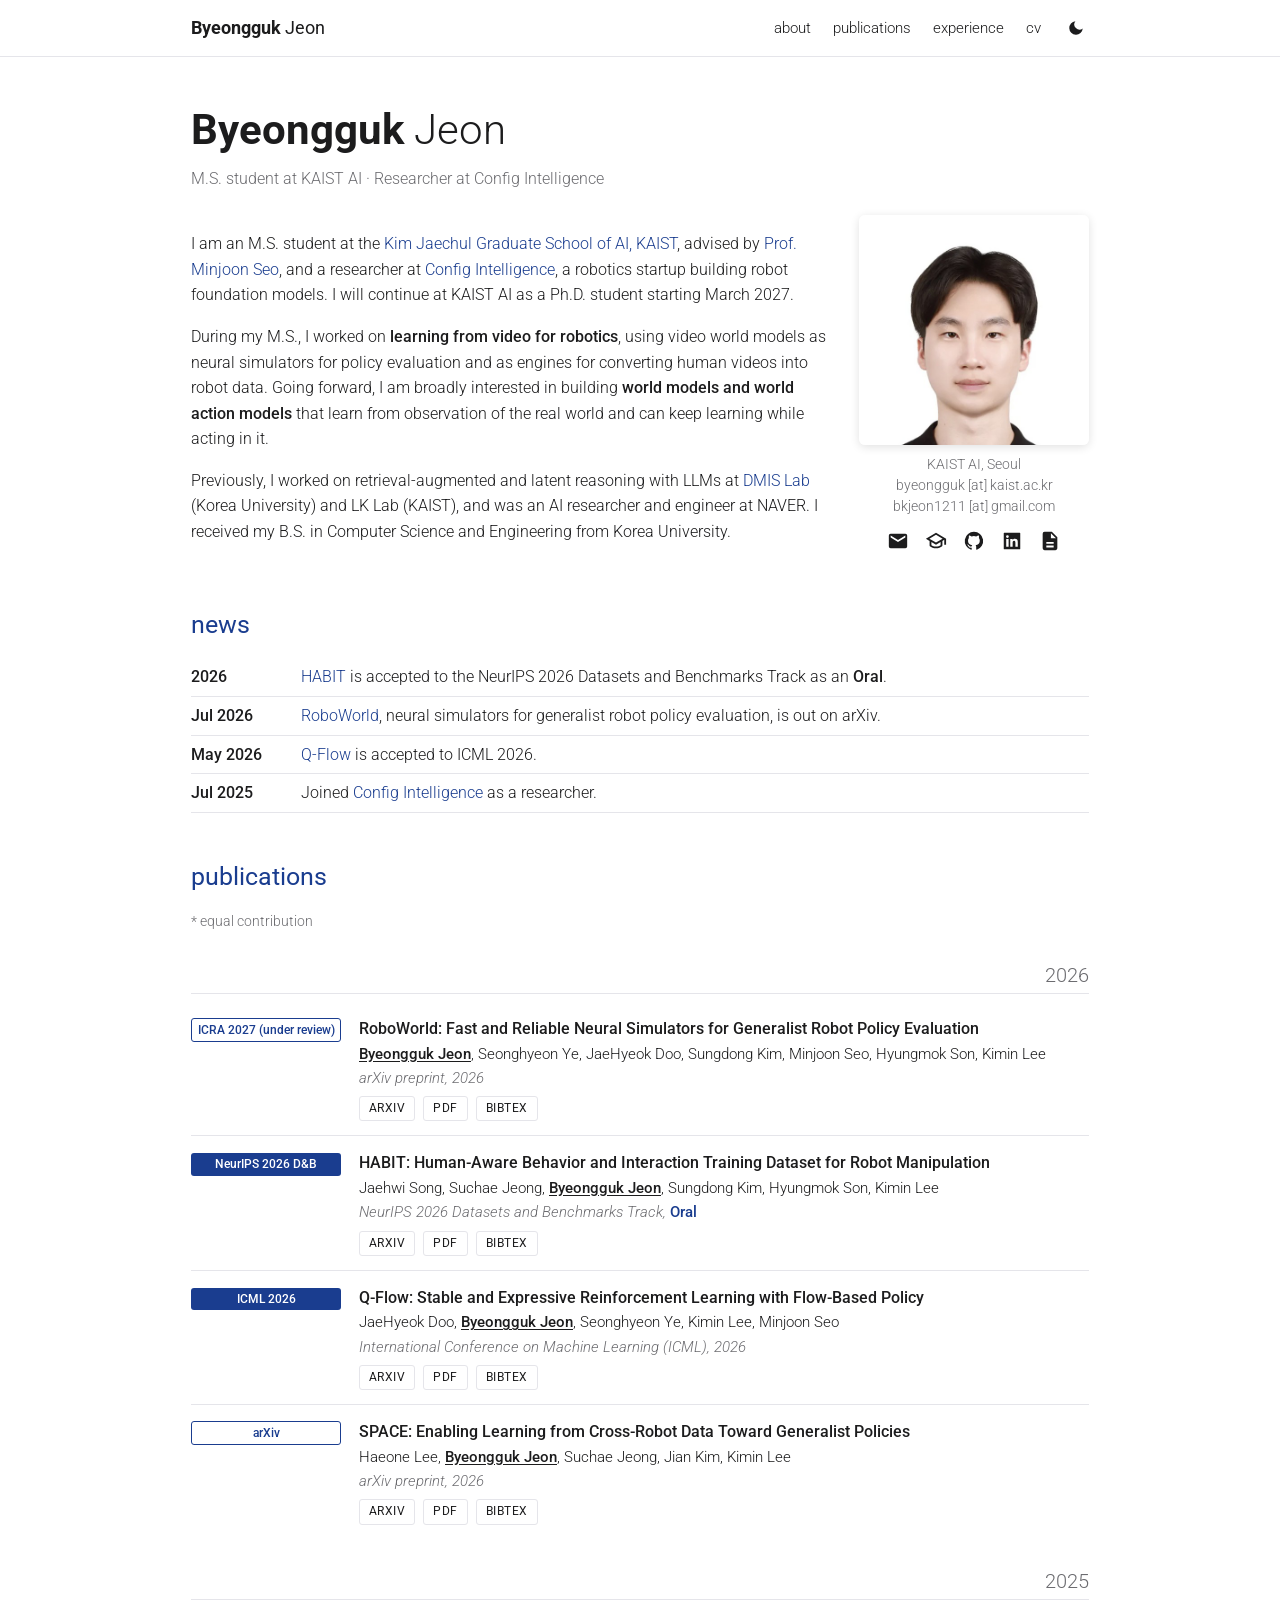
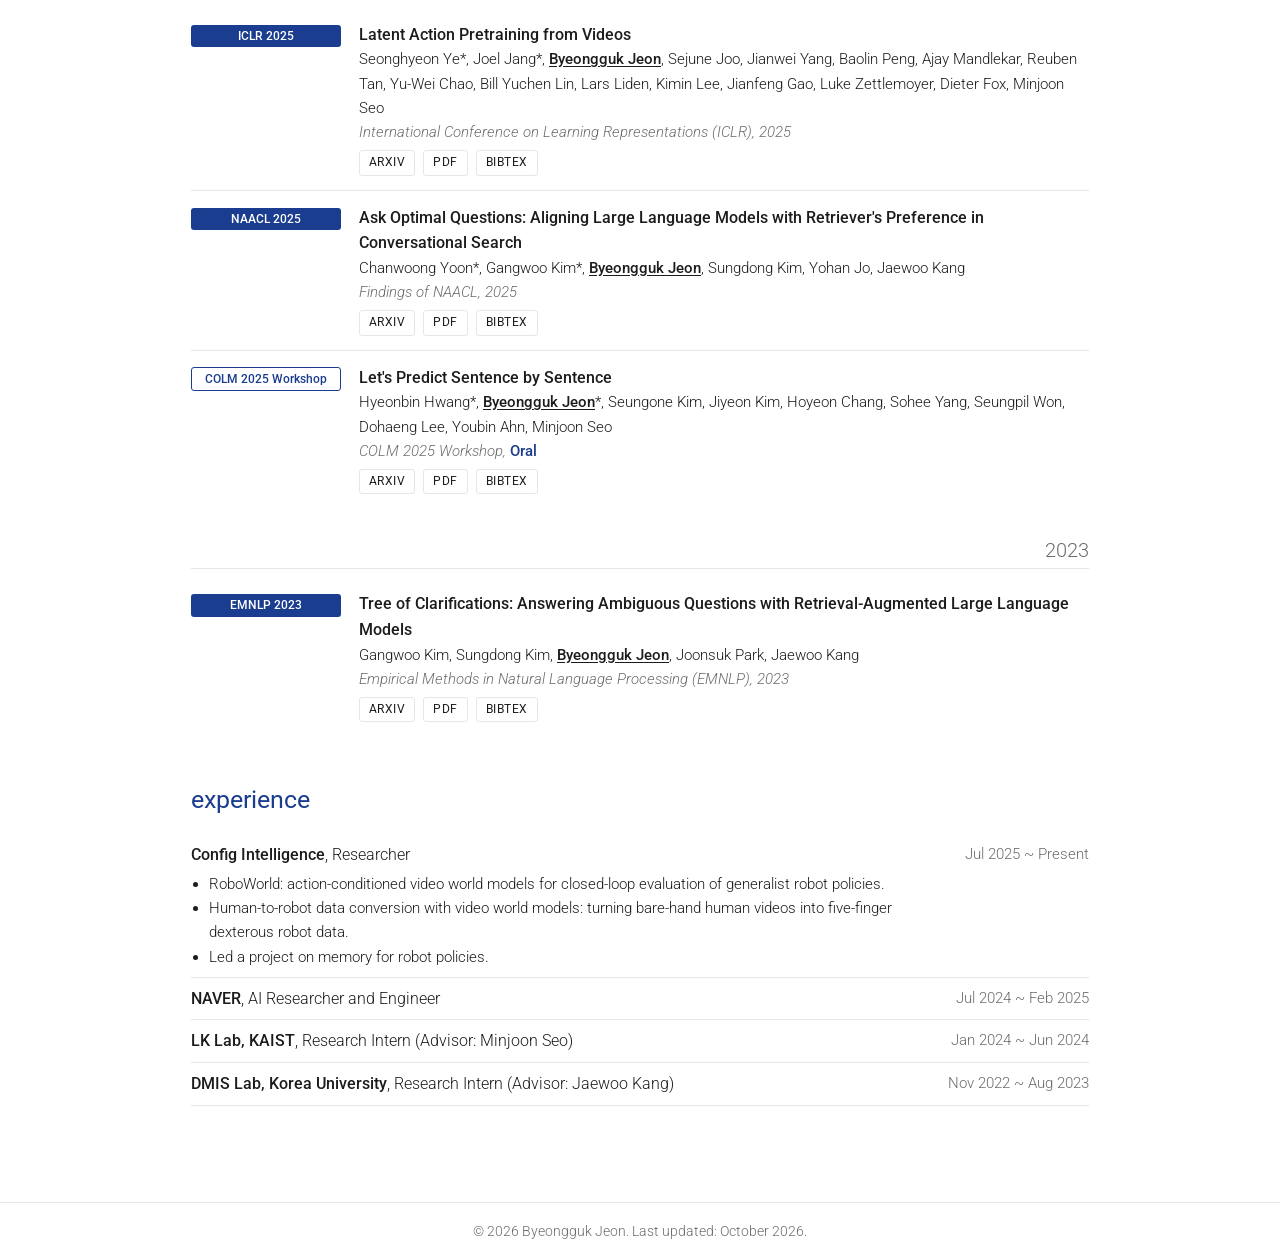
<file: index.html>
<!doctype html>
<html lang="en">
<head>
<meta charset="utf-8">
<meta name="viewport" content="width=device-width, initial-scale=1">
<title>Byeongguk Jeon</title>
<meta name="description" content="Byeongguk Jeon. Video world models for robot manipulation. KAIST AI and Config Intelligence.">
<link rel="preconnect" href="https://fonts.googleapis.com">
<link rel="preconnect" href="https://fonts.gstatic.com" crossorigin>
<link href="https://fonts.googleapis.com/css2?family=Roboto:wght@300;400;500;700&family=Roboto+Slab:wght@300;400&display=swap" rel="stylesheet">
<link rel="stylesheet" href="style.css?v=2">
<script>
(function () {
  var t = null;
  try { t = localStorage.getItem("theme"); } catch (e) {}
  if (!t) t = window.matchMedia && window.matchMedia("(prefers-color-scheme: dark)").matches ? "dark" : "light";
  document.documentElement.setAttribute("data-theme", t);
})();
</script>
</head>
<body>

<nav>
  <div class="nav-inner">
    <a class="brand" href="#"><b>Byeongguk</b> Jeon</a>
    <div class="nav-links">
      <a href="index.html">about</a>
      <a href="#publications">publications</a>
      <a href="#experience">experience</a>
      <a href="cv.pdf">cv</a>
      <button id="theme-toggle" aria-label="Toggle dark mode" title="Toggle dark mode">
        <svg id="icon-moon" width="18" height="18" viewBox="0 0 24 24" fill="currentColor"><path d="M21 12.8A9 9 0 1 1 11.2 3a7 7 0 0 0 9.8 9.8z"/></svg>
        <svg id="icon-sun" width="18" height="18" viewBox="0 0 24 24" fill="none" stroke="currentColor" stroke-width="2" stroke-linecap="round" style="display:none"><circle cx="12" cy="12" r="4.5"/><path d="M12 2v2M12 20v2M4.9 4.9l1.4 1.4M17.7 17.7l1.4 1.4M2 12h2M20 12h2M4.9 19.1l1.4-1.4M17.7 6.3l1.4-1.4"/></svg>
      </button>
    </div>
  </div>
</nav>

<main>
  <section id="about">
    <h1 class="page-title"><b>Byeongguk</b> Jeon</h1>
    <p class="subtitle">M.S. student at KAIST AI &middot; Researcher at Config Intelligence</p>

    <div class="about">
      <div class="about-text">
        <p>
          I am an M.S. student at the <a href="https://gsai.kaist.ac.kr/">Kim Jaechul Graduate School of AI, KAIST</a>, advised by
          <a href="https://seominjoon.github.io/">Prof. Minjoon Seo</a>, and a researcher at
          <a href="https://config.inc/">Config Intelligence</a>, a robotics startup building robot foundation models.
          I will continue at KAIST AI as a Ph.D. student starting March 2027.
        </p>
        <p>
          During my M.S., I worked on <b>learning from video for robotics</b>, using video world models as neural simulators
          for policy evaluation and as engines for converting human videos into robot data. Going forward, I am broadly interested in
          building <b>world models and world action models</b> that learn from observation of the real world and can keep learning
          while acting in it.
        </p>
        <p>
          Previously, I worked on retrieval-augmented and latent reasoning with LLMs at
          <a href="https://dmis.korea.ac.kr/">DMIS Lab</a> (Korea University) and LK Lab (KAIST), and was an AI researcher and engineer at NAVER.
          I received my B.S. in Computer Science and Engineering from Korea University.
        </p>
      </div>

      <div class="profile">
        <img class="photo" src="assets/profile.jpg" alt="Byeongguk Jeon"
             onerror="this.style.display='none'; this.nextElementSibling.style.display='flex';">
        <div class="photo-fallback">BJ</div>
        <div class="affil">KAIST AI, Seoul<br>byeongguk [at] kaist.ac.kr<br>bkjeon1211 [at] gmail.com</div>
        <div class="socials">
          <a href="mailto:byeongguk@kaist.ac.kr" title="Email" aria-label="Email">
            <svg viewBox="0 0 24 24"><path d="M20 4H4a2 2 0 0 0-2 2v12a2 2 0 0 0 2 2h16a2 2 0 0 0 2-2V6a2 2 0 0 0-2-2zm0 4.2-8 5-8-5V6l8 5 8-5v2.2z"/></svg>
          </a>
          <a href="https://scholar.google.com/citations?user=_Kw32VoAAAAJ" title="Google Scholar" aria-label="Google Scholar">
            <svg viewBox="0 0 24 24"><path d="M12 3 1 9.5l4 2.4V17c0 .3.1.5.3.7C6.8 19 9.3 20 12 20s5.2-1 6.7-2.3c.2-.2.3-.4.3-.7v-5.1l2-1.2V16h2V9.5L12 3zm0 2.3 7.2 4.2L12 13.7 4.8 9.5 12 5.3zM7 13.1l5 3 5-3v3.5c-1.2.9-3 1.4-5 1.4s-3.8-.5-5-1.4v-3.5z"/></svg>
          </a>
          <a href="https://github.com/byeongGuks" title="GitHub" aria-label="GitHub">
            <svg viewBox="0 0 24 24"><path d="M12 2a10 10 0 0 0-3.2 19.5c.5.1.7-.2.7-.5v-1.7c-2.8.6-3.4-1.3-3.4-1.3-.4-1.2-1.1-1.5-1.1-1.5-.9-.6.1-.6.1-.6 1 .1 1.5 1 1.5 1 .9 1.5 2.4 1.1 2.9.8.1-.7.4-1.1.6-1.3-2.2-.3-4.6-1.1-4.6-5 0-1.1.4-2 1-2.7-.1-.3-.4-1.3.1-2.7 0 0 .8-.3 2.8 1a9.6 9.6 0 0 1 5 0c1.9-1.3 2.8-1 2.8-1 .5 1.4.2 2.4.1 2.7.6.7 1 1.6 1 2.7 0 3.9-2.3 4.7-4.6 5 .4.3.7.9.7 1.9V21c0 .3.2.6.7.5A10 10 0 0 0 12 2z"/></svg>
          </a>
          <a href="https://www.linkedin.com/in/byeongguk-jeon-4b62b627a/" title="LinkedIn" aria-label="LinkedIn">
            <svg viewBox="0 0 24 24"><path d="M20.4 3H3.6C3.3 3 3 3.3 3 3.6v16.8c0 .3.3.6.6.6h16.8c.3 0 .6-.3.6-.6V3.6c0-.3-.3-.6-.6-.6zM8.3 18.3H5.7V9.7h2.6v8.6zM7 8.6a1.5 1.5 0 1 1 0-3 1.5 1.5 0 0 1 0 3zm11.3 9.7h-2.6v-4.2c0-1 0-2.3-1.4-2.3s-1.6 1.1-1.6 2.2v4.3h-2.6V9.7h2.5v1.2c.4-.7 1.2-1.4 2.5-1.4 2.7 0 3.2 1.8 3.2 4.1v4.7z"/></svg>
          </a>
          <a href="cv.pdf" title="CV" aria-label="CV">
            <svg viewBox="0 0 24 24"><path d="M14 2H6a2 2 0 0 0-2 2v16a2 2 0 0 0 2 2h12a2 2 0 0 0 2-2V8l-6-6zm-1 7V3.5L18.5 9H13zM8 13h8v2H8v-2zm0 4h8v2H8v-2z"/></svg>
          </a>
        </div>
      </div>
    </div>

    <h2>news</h2>
    <table class="news">
      <tr><td class="date">2026</td><td><a href="https://neurips.cc/virtual/2026/oral/139829">HABIT</a> is accepted to the NeurIPS 2026 Datasets and Benchmarks Track as an <b>Oral</b>.</td></tr>
      <tr><td class="date">Jul 2026</td><td><a href="https://arxiv.org/abs/2607.01060">RoboWorld</a>, neural simulators for generalist robot policy evaluation, is out on arXiv.</td></tr>
      <tr><td class="date">May 2026</td><td><a href="https://arxiv.org/abs/2605.13435">Q-Flow</a> is accepted to ICML 2026.</td></tr>
      <tr><td class="date">Jul 2025</td><td>Joined <a href="https://config.inc/">Config Intelligence</a> as a researcher.</td></tr>
    </table>
  </section>

  <section id="publications">
    <h2>publications</h2>
    <p class="note">* equal contribution</p>

    <h3 class="year">2026</h3>
    <ol class="pubs">
      <li class="pub">
        <div class="badge-col"><span class="badge alt">ICRA 2027 (under review)</span></div>
        <div class="body">
          <div class="title">RoboWorld: Fast and Reliable Neural Simulators for Generalist Robot Policy Evaluation</div>
          <div class="authors"><em>Byeongguk Jeon</em>, Seonghyeon Ye, JaeHyeok Doo, Sungdong Kim, Minjoon Seo, Hyungmok Son, Kimin Lee</div>
          <div class="venue">arXiv preprint, 2026</div>
          <div class="links">
            <a href="https://arxiv.org/abs/2607.01060">arXiv</a>
            <a href="https://arxiv.org/pdf/2607.01060">PDF</a>
            <button class="bib-btn">BibTeX</button>
          </div>
<pre class="bibtex">@article{jeon2026roboworld,
  title   = {RoboWorld: Fast and Reliable Neural Simulators for Generalist Robot Policy Evaluation},
  author  = {Jeon, Byeongguk and Ye, Seonghyeon and Doo, JaeHyeok and Kim, Sungdong and Seo, Minjoon and Son, Hyungmok and Lee, Kimin},
  journal = {arXiv preprint arXiv:2607.01060},
  year    = {2026}
}</pre>
        </div>
      </li>

      <li class="pub">
        <div class="badge-col"><span class="badge">NeurIPS 2026 D&amp;B</span></div>
        <div class="body">
          <div class="title">HABIT: Human-Aware Behavior and Interaction Training Dataset for Robot Manipulation</div>
          <div class="authors">Jaehwi Song, Suchae Jeong, <em>Byeongguk Jeon</em>, Sungdong Kim, Hyungmok Son, Kimin Lee</div>
          <div class="venue">NeurIPS 2026 Datasets and Benchmarks Track, <span class="highlight">Oral</span></div>
          <div class="links">
            <a href="https://arxiv.org/abs/2606.31682">arXiv</a>
            <a href="https://arxiv.org/pdf/2606.31682">PDF</a>
            <button class="bib-btn">BibTeX</button>
          </div>
<pre class="bibtex">@inproceedings{song2026habit,
  title     = {HABIT: Human-Aware Behavior and Interaction Training Dataset for Robot Manipulation},
  author    = {Song, Jaehwi and Jeong, Suchae and Jeon, Byeongguk and Kim, Sungdong and Son, Hyungmok and Lee, Kimin},
  booktitle = {Advances in Neural Information Processing Systems (NeurIPS) Datasets and Benchmarks Track},
  year      = {2026}
}</pre>
        </div>
      </li>

      <li class="pub">
        <div class="badge-col"><span class="badge">ICML 2026</span></div>
        <div class="body">
          <div class="title">Q-Flow: Stable and Expressive Reinforcement Learning with Flow-Based Policy</div>
          <div class="authors">JaeHyeok Doo, <em>Byeongguk Jeon</em>, Seonghyeon Ye, Kimin Lee, Minjoon Seo</div>
          <div class="venue">International Conference on Machine Learning (ICML), 2026</div>
          <div class="links">
            <a href="https://arxiv.org/abs/2605.13435">arXiv</a>
            <a href="https://arxiv.org/pdf/2605.13435">PDF</a>
            <button class="bib-btn">BibTeX</button>
          </div>
<pre class="bibtex">@inproceedings{doo2026qflow,
  title     = {Q-Flow: Stable and Expressive Reinforcement Learning with Flow-Based Policy},
  author    = {Doo, JaeHyeok and Jeon, Byeongguk and Ye, Seonghyeon and Lee, Kimin and Seo, Minjoon},
  booktitle = {International Conference on Machine Learning (ICML)},
  year      = {2026}
}</pre>
        </div>
      </li>

      <li class="pub">
        <div class="badge-col"><span class="badge alt">arXiv</span></div>
        <div class="body">
          <div class="title">SPACE: Enabling Learning from Cross-Robot Data Toward Generalist Policies</div>
          <div class="authors">Haeone Lee, <em>Byeongguk Jeon</em>, Suchae Jeong, Jian Kim, Kimin Lee</div>
          <div class="venue">arXiv preprint, 2026</div>
          <div class="links">
            <a href="https://arxiv.org/abs/2606.24049">arXiv</a>
            <a href="https://arxiv.org/pdf/2606.24049">PDF</a>
            <button class="bib-btn">BibTeX</button>
          </div>
<pre class="bibtex">@article{lee2026space,
  title   = {SPACE: Enabling Learning from Cross-Robot Data Toward Generalist Policies},
  author  = {Lee, Haeone and Jeon, Byeongguk and Jeong, Suchae and Kim, Jian and Lee, Kimin},
  journal = {arXiv preprint arXiv:2606.24049},
  year    = {2026}
}</pre>
        </div>
      </li>
    </ol>

    <h3 class="year">2025</h3>
    <ol class="pubs">
      <li class="pub">
        <div class="badge-col"><span class="badge">ICLR 2025</span></div>
        <div class="body">
          <div class="title">Latent Action Pretraining from Videos</div>
          <div class="authors">Seonghyeon Ye*, Joel Jang*, <em>Byeongguk Jeon</em>, Sejune Joo, Jianwei Yang, Baolin Peng, Ajay Mandlekar, Reuben Tan, Yu-Wei Chao, Bill Yuchen Lin, Lars Liden, Kimin Lee, Jianfeng Gao, Luke Zettlemoyer, Dieter Fox, Minjoon Seo</div>
          <div class="venue">International Conference on Learning Representations (ICLR), 2025</div>
          <div class="links">
            <a href="https://arxiv.org/abs/2410.11758">arXiv</a>
            <a href="https://arxiv.org/pdf/2410.11758">PDF</a>
            <button class="bib-btn">BibTeX</button>
          </div>
<pre class="bibtex">@inproceedings{ye2025lapa,
  title     = {Latent Action Pretraining from Videos},
  author    = {Ye, Seonghyeon and Jang, Joel and Jeon, Byeongguk and Joo, Sejune and Yang, Jianwei and Peng, Baolin and Mandlekar, Ajay and Tan, Reuben and Chao, Yu-Wei and Lin, Bill Yuchen and Liden, Lars and Lee, Kimin and Gao, Jianfeng and Zettlemoyer, Luke and Fox, Dieter and Seo, Minjoon},
  booktitle = {International Conference on Learning Representations (ICLR)},
  year      = {2025}
}</pre>
        </div>
      </li>

      <li class="pub">
        <div class="badge-col"><span class="badge">NAACL 2025</span></div>
        <div class="body">
          <div class="title">Ask Optimal Questions: Aligning Large Language Models with Retriever's Preference in Conversational Search</div>
          <div class="authors">Chanwoong Yoon*, Gangwoo Kim*, <em>Byeongguk Jeon</em>, Sungdong Kim, Yohan Jo, Jaewoo Kang</div>
          <div class="venue">Findings of NAACL, 2025</div>
          <div class="links">
            <a href="https://arxiv.org/abs/2402.11827">arXiv</a>
            <a href="https://arxiv.org/pdf/2402.11827">PDF</a>
            <button class="bib-btn">BibTeX</button>
          </div>
<pre class="bibtex">@inproceedings{yoon2025askoptimal,
  title     = {Ask Optimal Questions: Aligning Large Language Models with Retriever's Preference in Conversational Search},
  author    = {Yoon, Chanwoong and Kim, Gangwoo and Jeon, Byeongguk and Kim, Sungdong and Jo, Yohan and Kang, Jaewoo},
  booktitle = {Findings of the Association for Computational Linguistics: NAACL},
  year      = {2025}
}</pre>
        </div>
      </li>

      <li class="pub">
        <div class="badge-col"><span class="badge alt">COLM 2025 Workshop</span></div>
        <div class="body">
          <div class="title">Let's Predict Sentence by Sentence</div>
          <div class="authors">Hyeonbin Hwang*, <em>Byeongguk Jeon</em>*, Seungone Kim, Jiyeon Kim, Hoyeon Chang, Sohee Yang, Seungpil Won, Dohaeng Lee, Youbin Ahn, Minjoon Seo</div>
          <div class="venue">COLM 2025 Workshop, <span class="highlight">Oral</span></div>
          <div class="links">
            <a href="https://arxiv.org/abs/2505.22202">arXiv</a>
            <a href="https://arxiv.org/pdf/2505.22202">PDF</a>
            <button class="bib-btn">BibTeX</button>
          </div>
<pre class="bibtex">@article{hwang2025sentence,
  title   = {Let's Predict Sentence by Sentence},
  author  = {Hwang, Hyeonbin and Jeon, Byeongguk and Kim, Seungone and Kim, Jiyeon and Chang, Hoyeon and Yang, Sohee and Won, Seungpil and Lee, Dohaeng and Ahn, Youbin and Seo, Minjoon},
  journal = {arXiv preprint arXiv:2505.22202},
  year    = {2025}
}</pre>
        </div>
      </li>
    </ol>

    <h3 class="year">2023</h3>
    <ol class="pubs">
      <li class="pub">
        <div class="badge-col"><span class="badge">EMNLP 2023</span></div>
        <div class="body">
          <div class="title">Tree of Clarifications: Answering Ambiguous Questions with Retrieval-Augmented Large Language Models</div>
          <div class="authors">Gangwoo Kim, Sungdong Kim, <em>Byeongguk Jeon</em>, Joonsuk Park, Jaewoo Kang</div>
          <div class="venue">Empirical Methods in Natural Language Processing (EMNLP), 2023</div>
          <div class="links">
            <a href="https://arxiv.org/abs/2310.14696">arXiv</a>
            <a href="https://arxiv.org/pdf/2310.14696">PDF</a>
            <button class="bib-btn">BibTeX</button>
          </div>
<pre class="bibtex">@inproceedings{kim2023tree,
  title     = {Tree of Clarifications: Answering Ambiguous Questions with Retrieval-Augmented Large Language Models},
  author    = {Kim, Gangwoo and Kim, Sungdong and Jeon, Byeongguk and Park, Joonsuk and Kang, Jaewoo},
  booktitle = {Proceedings of the Conference on Empirical Methods in Natural Language Processing (EMNLP)},
  year      = {2023}
}</pre>
        </div>
      </li>
    </ol>
  </section>

  <section id="experience">
    <h2>experience</h2>
    <div class="exp">
      <div>
        <b>Config Intelligence</b>, Researcher
        <ul>
          <li>RoboWorld: action-conditioned video world models for closed-loop evaluation of generalist robot policies.</li>
          <li>Human-to-robot data conversion with video world models: turning bare-hand human videos into five-finger dexterous robot data.</li>
          <li>Led a project on memory for robot policies.</li>
        </ul>
      </div>
      <div class="when">Jul 2025 ~ Present</div>
    </div>
    <div class="exp"><div><b>NAVER</b>, AI Researcher and Engineer</div><div class="when">Jul 2024 ~ Feb 2025</div></div>
    <div class="exp"><div><b>LK Lab, KAIST</b>, Research Intern (Advisor: Minjoon Seo)</div><div class="when">Jan 2024 ~ Jun 2024</div></div>
    <div class="exp"><div><b>DMIS Lab, Korea University</b>, Research Intern (Advisor: Jaewoo Kang)</div><div class="when">Nov 2022 ~ Aug 2023</div></div>
  </section>
</main>

<footer>&copy; 2026 Byeongguk Jeon. Last updated: October 2026.</footer>

<script src="main.js?v=2"></script>
</body>
</html>
</file>
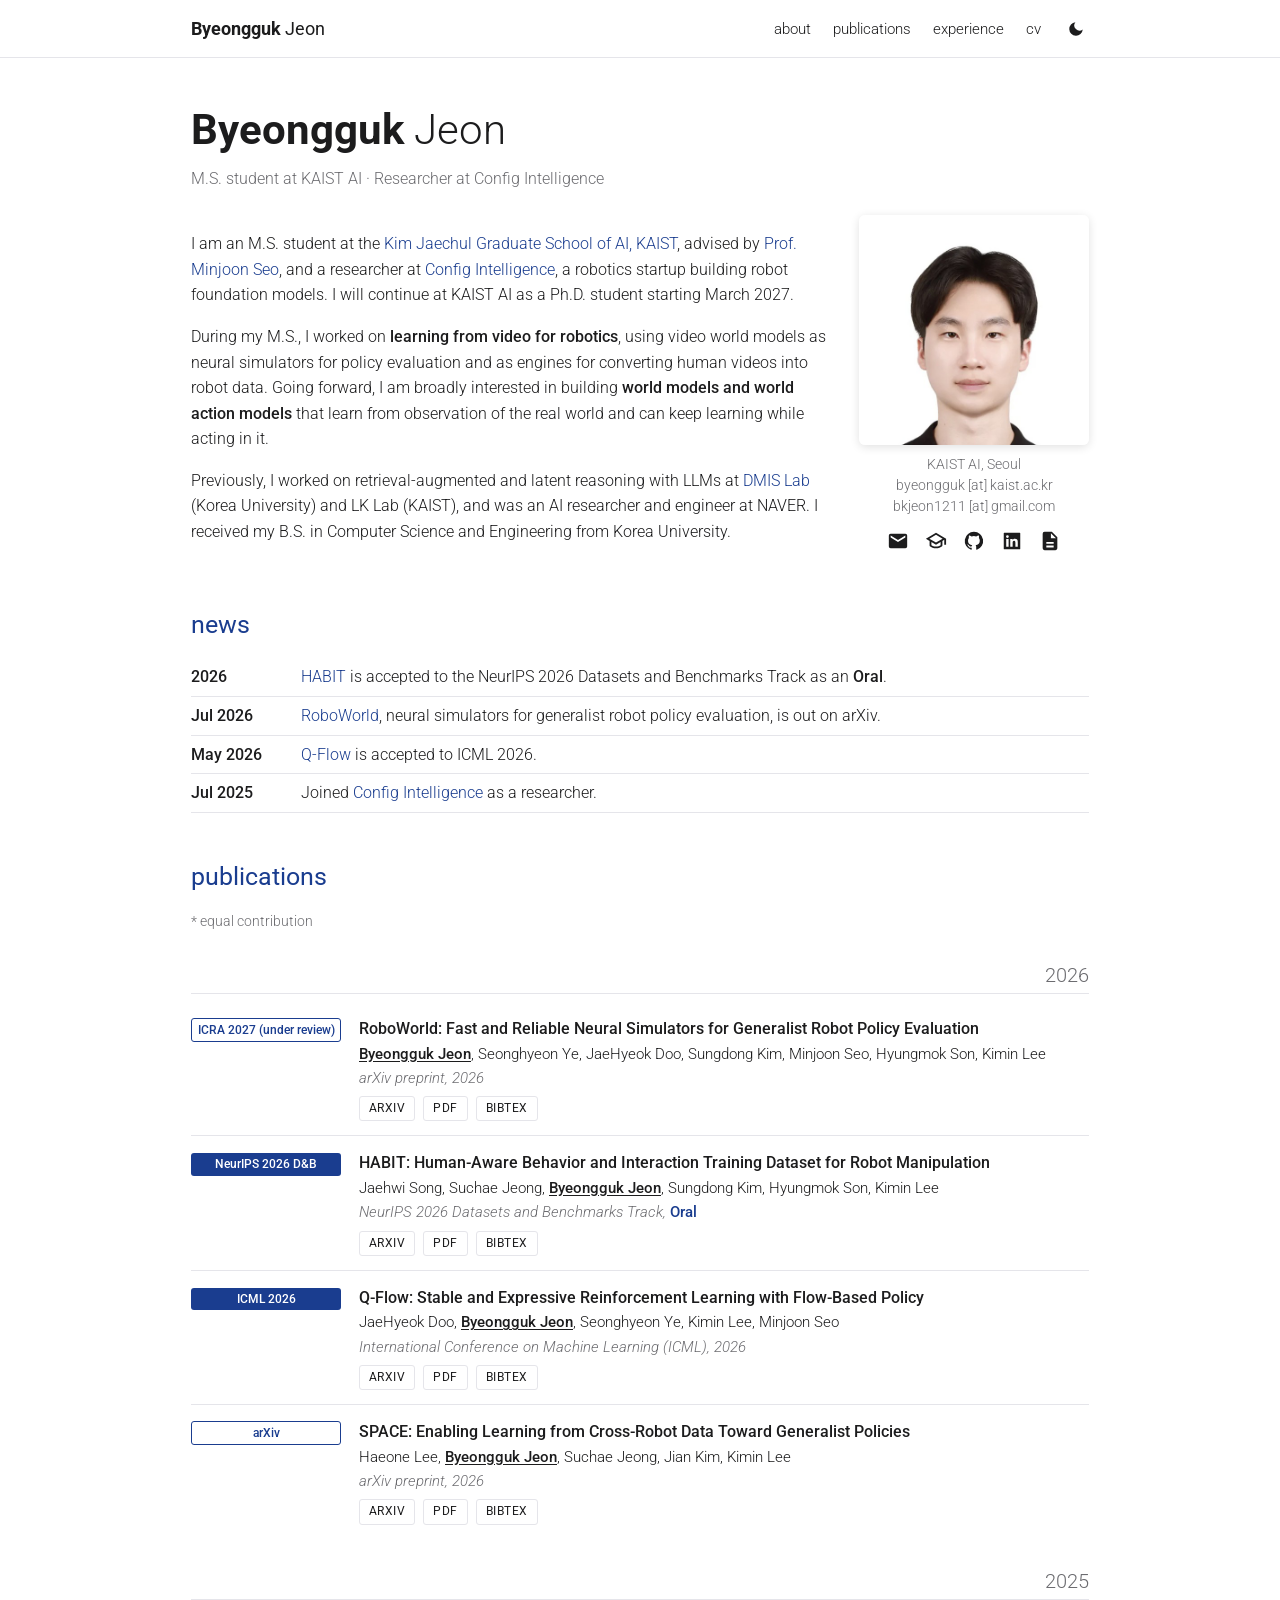
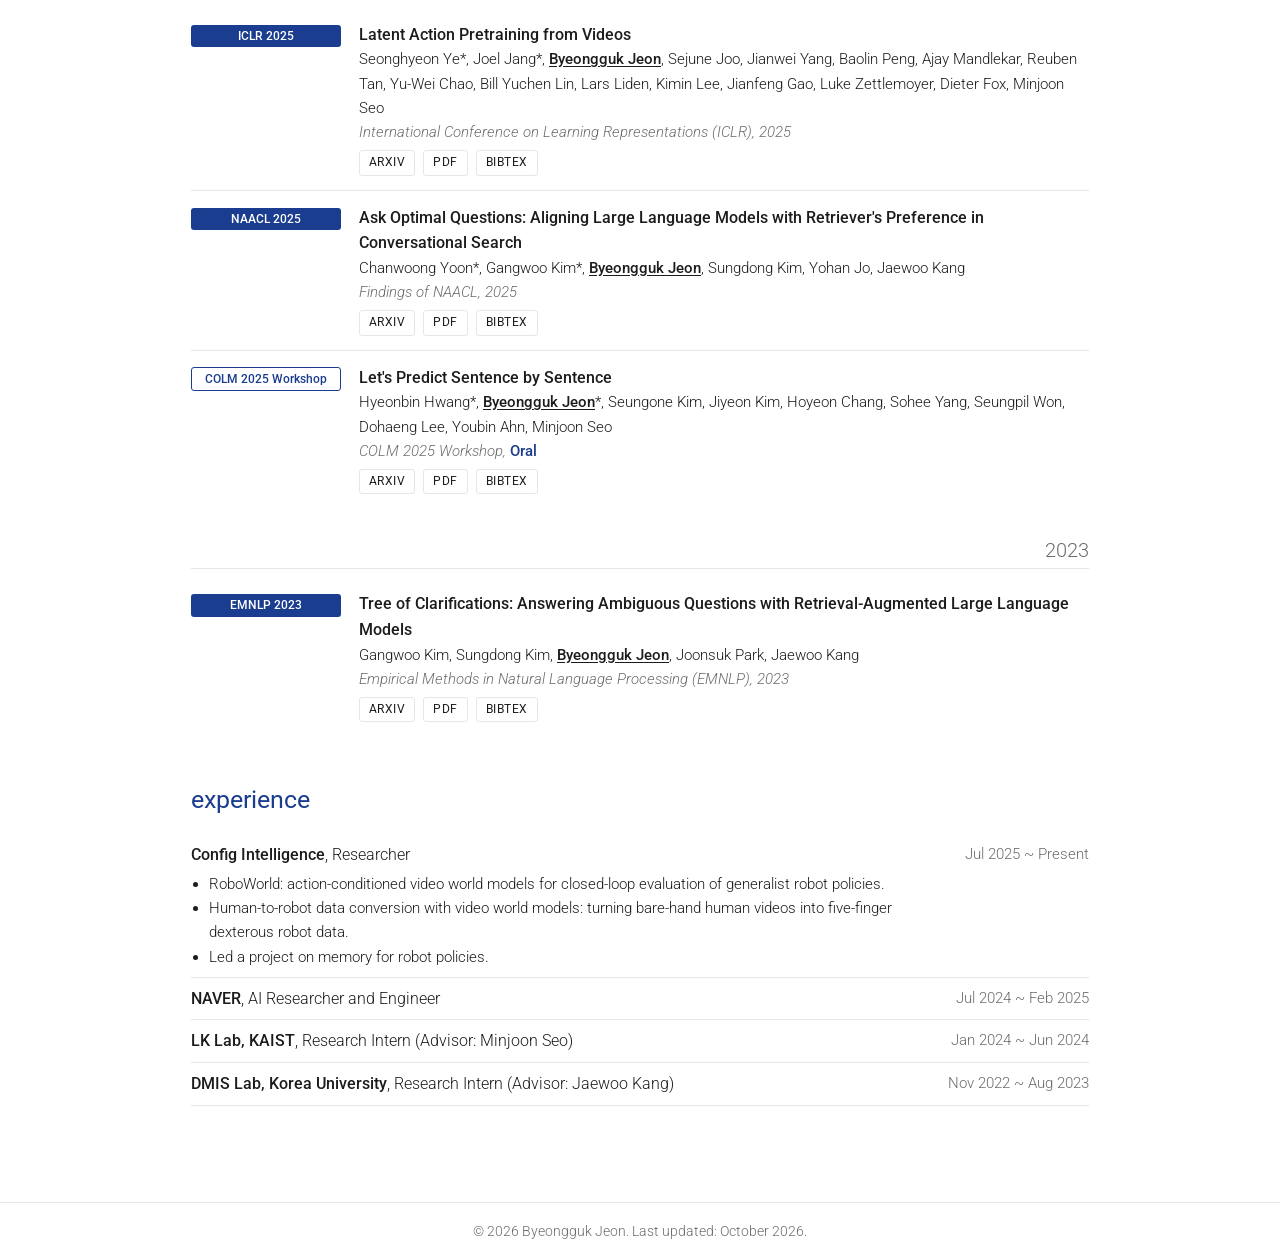
<file: publications.html>
<!doctype html><html><head><meta charset="utf-8"><meta http-equiv="refresh" content="0; url=index.html#publications"><link rel="canonical" href="index.html#publications"><title>Publications | Byeongguk Jeon</title></head><body><a href="index.html#publications">Publications</a></body></html>
</file>
<file: style.css>
:root {
  --bg: #ffffff;
  --text: #1c1c1d;
  --muted: #6c6c70;
  --border: #e5e5ea;
  --accent: #1a3d8f;
  --badge-bg: #1a3d8f;
  --badge-text: #ffffff;
  --code-bg: #f6f6f8;
  --nav-bg: rgba(255,255,255,0.92);
}
:root[data-theme="dark"] {
  --bg: #1c1c1d;
  --text: #e8e8ea;
  --muted: #a1a1a6;
  --border: #38383c;
  --accent: #8ab4f8;
  --badge-bg: #3b5fb0;
  --badge-text: #ffffff;
  --code-bg: #2a2a2d;
  --nav-bg: rgba(28,28,29,0.92);
}
* { box-sizing: border-box; }
html { scroll-behavior: smooth; }
body {
  margin: 0; background: var(--bg); color: var(--text);
  font-family: "Roboto", -apple-system, "Helvetica Neue", Arial, sans-serif;
  font-weight: 300; font-size: 16px; line-height: 1.6;
  transition: background .2s, color .2s;
}
a { color: var(--accent); text-decoration: none; }
a:hover { text-decoration: underline; }
b, strong { font-weight: 500; }

/* nav */
nav {
  position: sticky; top: 0; z-index: 10; background: var(--nav-bg);
  backdrop-filter: blur(6px); border-bottom: 1px solid var(--border);
}
.nav-inner { max-width: 930px; margin: 0 auto; padding: 0 16px; height: 56px; display: flex; align-items: center; justify-content: space-between; }
.brand { color: var(--text); font-weight: 400; font-size: 1.1rem; }
.brand b { font-weight: 700; }
.nav-links { display: flex; gap: 22px; align-items: center; font-size: .95rem; }
.nav-links a { color: var(--text); }
.nav-links a:hover { color: var(--accent); text-decoration: none; }
#theme-toggle { background: none; border: none; cursor: pointer; color: var(--text); padding: 4px; display: flex; }
#theme-toggle:hover { color: var(--accent); }

main { max-width: 930px; margin: 0 auto; padding: 32px 16px 48px; }

/* about */
.page-title { font-weight: 300; font-size: 2.6rem; margin: 8px 0 2px; }
.page-title b { font-weight: 700; }
.subtitle { color: var(--muted); margin: 0 0 24px; }
.about { display: flex; gap: 32px; align-items: flex-start; }
.about-text { flex: 1; min-width: 0; }
.profile { width: 230px; flex-shrink: 0; text-align: center; }
.profile .photo {
  width: 230px; height: 230px; border-radius: 6px; object-fit: cover; display: block;
  box-shadow: 0 2px 10px rgba(0,0,0,.12);
}
.profile .photo-fallback {
  width: 230px; height: 230px; border-radius: 6px; display: none; align-items: center; justify-content: center;
  background: var(--code-bg); color: var(--muted); font-size: 3rem; font-weight: 300;
}
.profile .affil { margin-top: 10px; font-size: .9rem; color: var(--muted); line-height: 1.45; }
.socials { display: flex; gap: 16px; justify-content: center; margin-top: 12px; }
.socials a { color: var(--text); display: flex; }
.socials a:hover { color: var(--accent); }
.socials svg { width: 22px; height: 22px; fill: currentColor; }

h2 {
  font-weight: 400; font-size: 1.55rem; margin: 44px 0 14px;
  color: var(--accent);
}
h3.year { font-weight: 300; font-size: 1.25rem; color: var(--muted); margin: 26px 0 8px; text-align: right; border-bottom: 1px solid var(--border); padding-bottom: 2px; }

/* news */
table.news { width: 100%; border-collapse: collapse; }
table.news td { padding: 6px 0; vertical-align: top; border-bottom: 1px solid var(--border); }
table.news td.date { width: 110px; font-weight: 500; white-space: nowrap; padding-right: 16px; }

/* publications */
ol.pubs { list-style: none; padding: 0; margin: 0; }
.pub { display: flex; gap: 18px; padding: 14px 0; border-bottom: 1px solid var(--border); }
.pub:last-child { border-bottom: none; }
.pub .badge-col { width: 150px; flex-shrink: 0; }
.badge {
  display: inline-block; background: var(--badge-bg); color: var(--badge-text);
  font-size: .78rem; font-weight: 500; padding: 3px 0; border-radius: 3px;
  width: 100%; text-align: center; line-height: 1.3;
}
.badge.alt { background: transparent; color: var(--accent); border: 1px solid var(--accent); }
.pub .body { flex: 1; min-width: 0; }
.pub .title { font-weight: 500; }
.pub .authors { font-size: .95rem; }
.pub .authors em { font-style: normal; font-weight: 500; text-decoration: underline; text-underline-offset: 2px; }
.pub .venue { font-style: italic; font-size: .95rem; color: var(--muted); }
.pub .highlight { color: var(--accent); font-style: normal; font-weight: 500; }
.links { margin-top: 6px; display: flex; flex-wrap: wrap; gap: 8px; }
.links a, .links button {
  font-family: inherit; font-size: .75rem; font-weight: 400; letter-spacing: .04em; text-transform: uppercase;
  color: var(--text); background: none; border: 1px solid var(--border); border-radius: 3px;
  padding: 2px 9px; cursor: pointer; line-height: 1.6;
}
.links a:hover, .links button:hover { color: var(--accent); border-color: var(--accent); text-decoration: none; }
pre.bibtex {
  display: none; background: var(--code-bg); border-radius: 4px; padding: 10px 12px; margin: 8px 0 0;
  font-size: .78rem; line-height: 1.45; overflow-x: auto; white-space: pre;
}
pre.bibtex.open { display: block; }
.note { font-size: .88rem; color: var(--muted); }

/* experience */
.exp { display: flex; justify-content: space-between; gap: 16px; padding: 8px 0; border-bottom: 1px solid var(--border); }
.exp .when { color: var(--muted); white-space: nowrap; font-size: .95rem; }
.exp ul { margin: 4px 0 0; padding-left: 18px; font-size: .95rem; }

footer { border-top: 1px solid var(--border); margin-top: 48px; padding: 18px 16px; text-align: center; font-size: .85rem; color: var(--muted); }

@media (max-width: 720px) {
  .about { flex-direction: column-reverse; align-items: center; }
  .profile, .profile .photo, .profile .photo-fallback { width: 180px; }
  .profile .photo, .profile .photo-fallback { height: 180px; }
  .page-title { font-size: 2rem; }
  .pub { flex-direction: column; gap: 6px; }
  .pub .badge-col { width: auto; }
  .badge { width: auto; padding: 3px 10px; }
  .nav-links { gap: 14px; font-size: .9rem; }
  .exp { flex-direction: column; gap: 0; }
  table.news td.date { width: 84px; }
}
</file>
